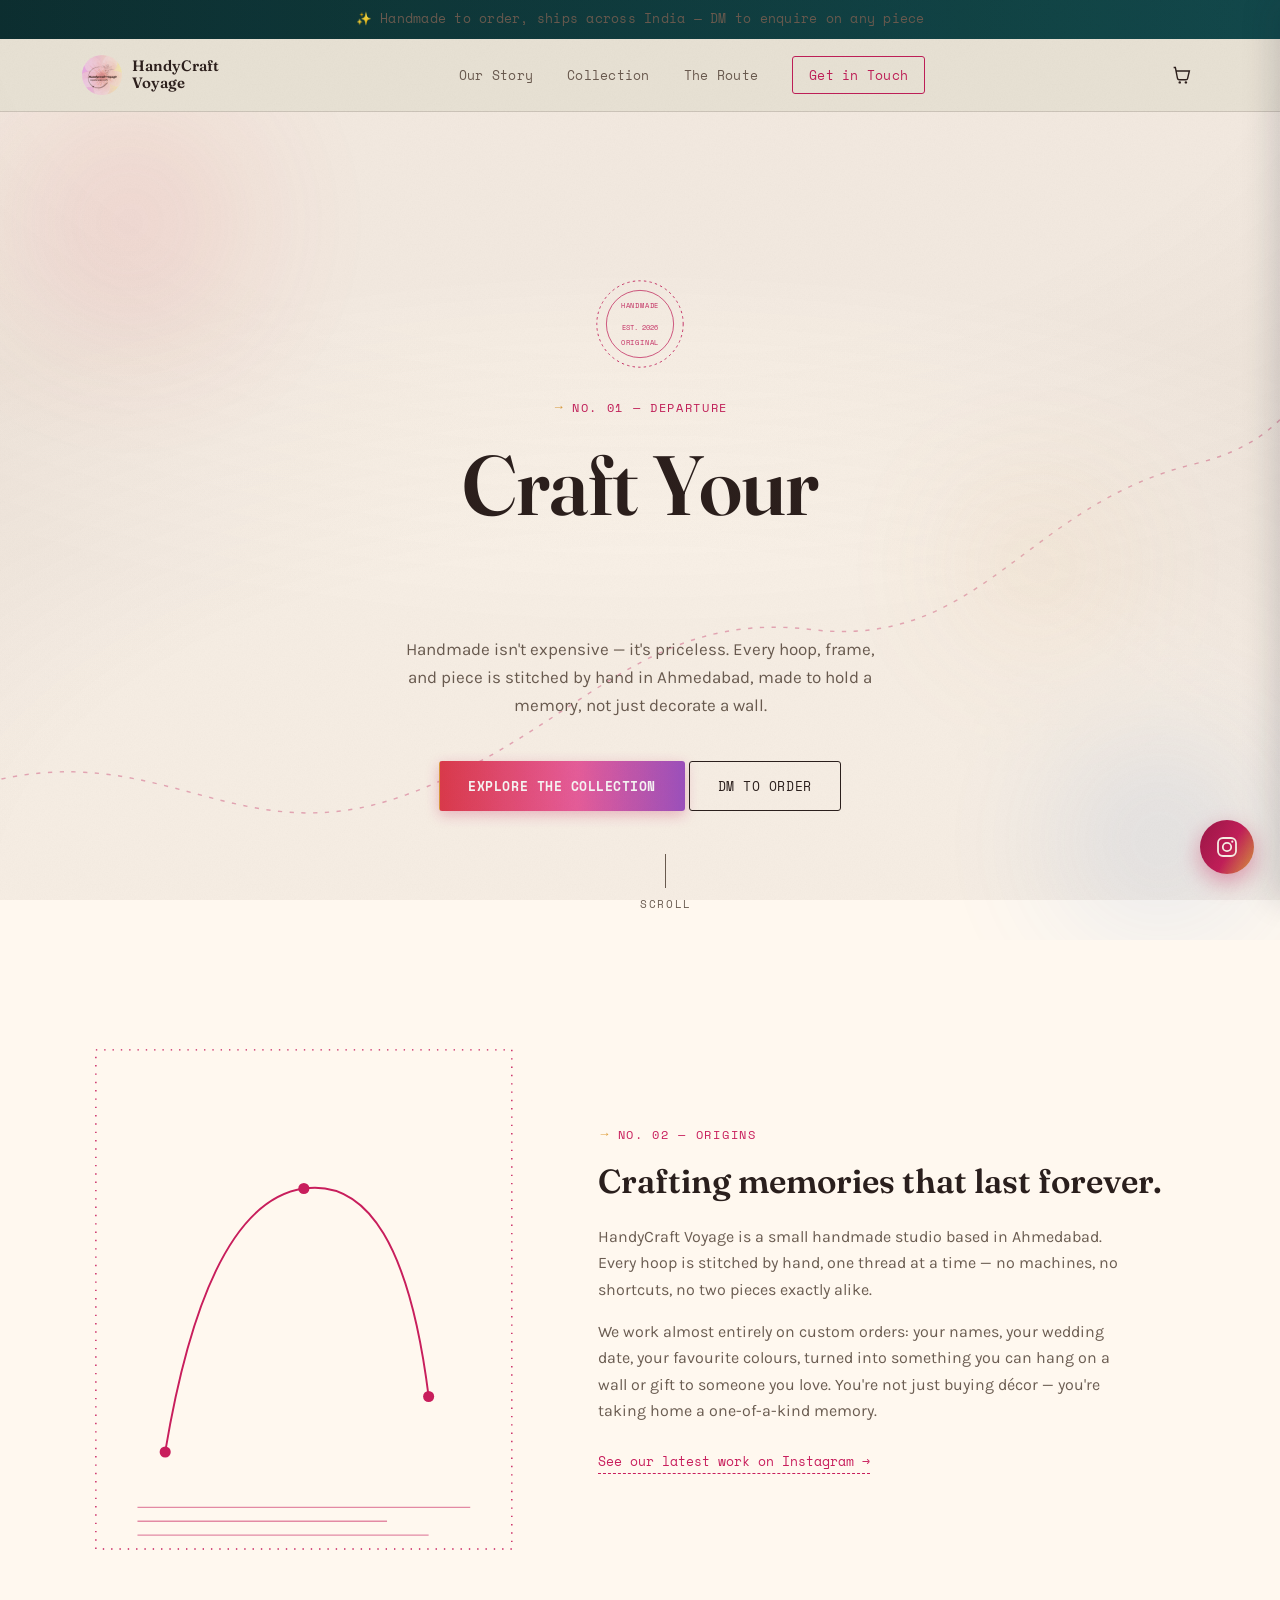
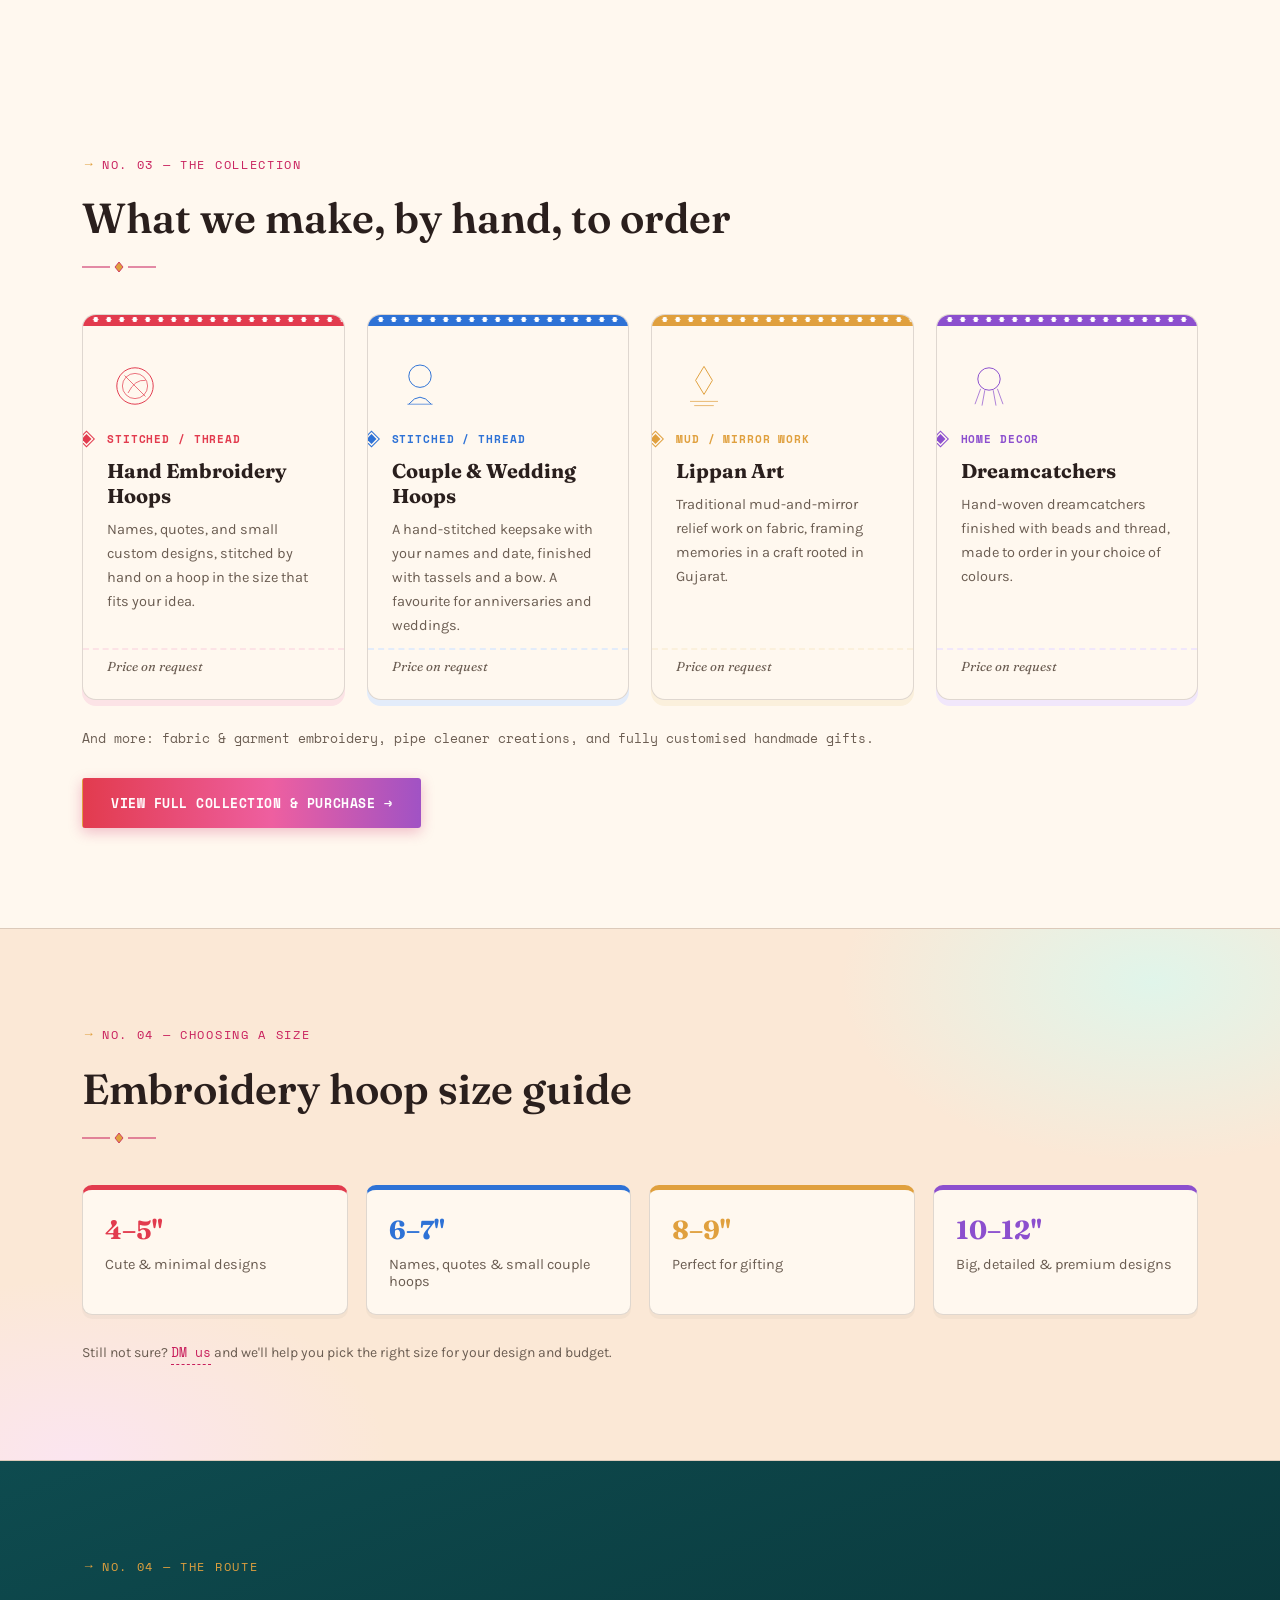
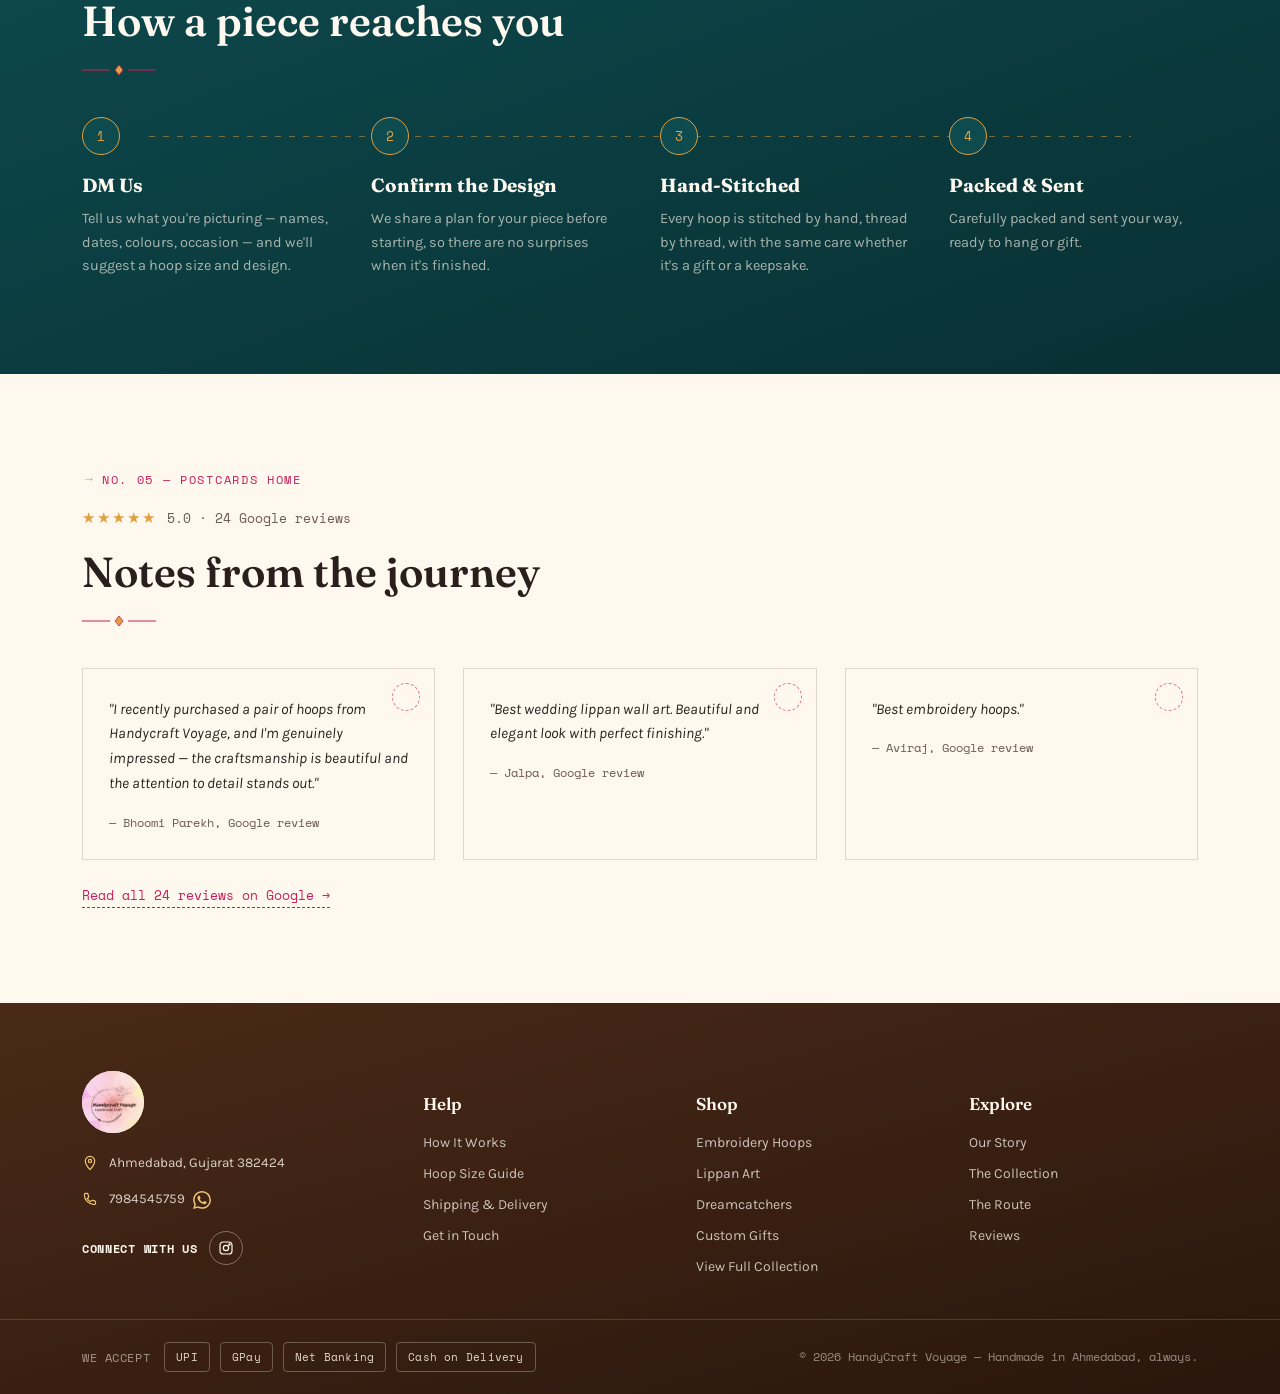
<file: index.html>
﻿<!DOCTYPE html>
<html lang="en">
<head>
<meta charset="UTF-8">
<meta name="viewport" content="width=device-width, initial-scale=1.0">
<title>HandyCraft Voyage — Craft Your Journey</title>
<meta name="description" content="Handmade crafts sourced from artisan hands around the world. Explore woven, carved, stitched, and shaped pieces at HandyCraft Voyage.">
<link rel="preconnect" href="https://fonts.googleapis.com">
<link rel="preconnect" href="https://fonts.gstatic.com" crossorigin>
<link href="https://fonts.googleapis.com/css2?family=Fraunces:opsz,wght@9..144,400;9..144,500;9..144,600;9..144,700&family=Karla:wght@400;500;600;700&family=Space+Mono:wght@400;700&display=swap" rel="stylesheet">
<link rel="stylesheet" href="style.css">
<link rel="icon" type="image/png" sizes="64x64" href="images/favicon-64.png">
<link rel="icon" type="image/png" sizes="32x32" href="images/favicon-32.png">
<link rel="apple-touch-icon" href="images/favicon-64.png">
</head>
<body>

<!-- ===== SCROLL PROGRESS ===== -->
<div class="scroll-progress" id="scrollProgress"></div>

<!-- ===== ANNOUNCEMENT BAR ===== -->
<div class="announce-bar">
  <p>✨ Handmade to order, ships across India — DM to enquire on any piece</p>
</div>

<!-- ===== NAV ===== -->
<header class="nav" id="nav">
  <div class="nav-inner">
    <a href="#top" class="nav-brand">
      <span class="brand-mark" aria-hidden="true">
        <img src="images/logo.png" alt="" width="40" height="40" loading="eager">
      </span>
      <span class="brand-text">HandyCraft<br>Voyage</span>
    </a>
    <nav class="nav-links">
      <a href="#story">Our Story</a>
      <a href="collection">Collection</a>
      <a href="#route">The Route</a>
      <a href="https://www.instagram.com/handycraft_voyage" target="_blank" rel="noopener" class="nav-cta">Get in Touch</a>
    </nav>
    <div class="nav-right">
      <button class="cart-toggle" id="cartToggle" aria-label="Open cart">
        <svg viewBox="0 0 24 24" width="21" height="21" fill="none" stroke="currentColor" stroke-width="1.6">
          <path d="M3 4h2l2.4 12.4a2 2 0 0 0 2 1.6h7.6a2 2 0 0 0 2-1.6L21 8H6"/>
          <circle cx="10" cy="21" r="1.4" fill="currentColor" stroke="none"/>
          <circle cx="17" cy="21" r="1.4" fill="currentColor" stroke="none"/>
        </svg>
        <span class="cart-count" id="cartCount">0</span>
      </button>
      <button class="nav-toggle" id="navToggle" aria-label="Toggle menu" aria-expanded="false">
        <span></span><span></span><span></span>
      </button>
    </div>
  </div>
</header>

<main id="top">

  <!-- ===== HERO ===== -->
  <section class="hero">
    <div class="hero-bg" aria-hidden="true">
      <span class="hero-blob hero-blob-1"></span>
      <span class="hero-blob hero-blob-2"></span>
      <span class="hero-blob hero-blob-3"></span>
      <svg class="hero-lines" viewBox="0 0 1200 800" preserveAspectRatio="none">
        <path class="route-path" d="M-20,650 C150,600 220,720 380,660 C540,600 600,480 760,500 C920,520 960,380 1120,340 C1220,315 1230,250 1260,180" />
      </svg>
    </div>

    <div class="hero-inner">
      <div class="stamp stamp-float" aria-hidden="true">
        <svg viewBox="0 0 120 120" width="96" height="96">
          <circle cx="60" cy="60" r="54" fill="none" stroke="currentColor" stroke-width="1.2" stroke-dasharray="3 4"/>
          <circle cx="60" cy="60" r="42" fill="none" stroke="currentColor" stroke-width="1"/>
          <text x="60" y="40" text-anchor="middle" class="stamp-text-curve">HANDMADE</text>
          <text x="60" y="68" text-anchor="middle" class="stamp-year">EST. 2026</text>
          <text x="60" y="86" text-anchor="middle" class="stamp-text-curve">ORIGINAL</text>
        </svg>
      </div>

      <p class="eyebrow reveal-word" style="--d:0">No. 01 — Departure</p>
      <h1 class="hero-title">
        <span class="reveal-word" style="--d:1">Craft</span>
        <span class="reveal-word" style="--d:2">Your</span><br>
        <em class="reveal-word" style="--d:3">Journey</em>
      </h1>
      <p class="hero-sub reveal-word" style="--d:4">Handmade isn't expensive — it's priceless. Every hoop, frame, and piece is stitched by hand in Ahmedabad, made to hold a memory, not just decorate a wall.</p>
      <div class="hero-actions reveal-word" style="--d:5">
        <a href="#collection" class="btn btn-primary">Explore the Collection</a>
        <a href="https://www.instagram.com/handycraft_voyage" target="_blank" rel="noopener" class="btn btn-ghost">DM to Order</a>
      </div>
    </div>
    <div class="hero-scroll" aria-hidden="true">
      <span></span> scroll
    </div>
  </section>

  <!-- ===== STORY ===== -->
  <section class="story" id="story">
    <div class="section-inner story-grid">
      <div class="story-visual" aria-hidden="true">
        <svg viewBox="0 0 320 380" width="100%">
          <rect x="10" y="10" width="300" height="360" fill="none" stroke="currentColor" stroke-width="1" stroke-dasharray="1 5"/>
          <path d="M60 300 Q 90 120 160 110 Q 230 100 250 260" fill="none" stroke="currentColor" stroke-width="1.4"/>
          <circle cx="60" cy="300" r="4" fill="currentColor"/>
          <circle cx="160" cy="110" r="4" fill="currentColor"/>
          <circle cx="250" cy="260" r="4" fill="currentColor"/>
          <path d="M40 340 h240 M40 350 h180 M40 360 h210" stroke="currentColor" stroke-width="1" opacity="0.5"/>
        </svg>
      </div>
      <div class="story-copy">
        <p class="eyebrow">No. 02 — Origins</p>
        <h2>Crafting memories that last forever.</h2>
        <p>HandyCraft Voyage is a small handmade studio based in Ahmedabad. Every hoop is stitched by hand, one thread at a time — no machines, no shortcuts, no two pieces exactly alike.</p>
        <p>We work almost entirely on custom orders: your names, your wedding date, your favourite colours, turned into something you can hang on a wall or gift to someone you love. You're not just buying décor — you're taking home a one-of-a-kind memory.</p>
        <a href="https://www.instagram.com/handycraft_voyage" target="_blank" rel="noopener" class="text-link">See our latest work on Instagram →</a>
      </div>
    </div>
  </section>

  <!-- ===== COLLECTION ===== -->
  <section class="collection" id="collection">
    <div class="section-inner">
      <p class="eyebrow">No. 03 — The Collection</p>
      <h2 class="section-title">What we make, by hand, to order</h2>

      <div class="craft-grid">

        <article class="craft-card">
          <div class="craft-icon" aria-hidden="true">
            <svg viewBox="0 0 80 80" width="56" height="56">
              <circle cx="40" cy="40" r="26" fill="none" stroke="currentColor" stroke-width="1.4"/>
              <circle cx="40" cy="40" r="18" fill="none" stroke="currentColor" stroke-width="1"/>
              <path d="M25 25 L55 55 M30 50 Q40 30 55 32" stroke="currentColor" stroke-width="1" fill="none"/>
            </svg>
          </div>
          <p class="craft-tag">Stitched / Thread</p>
          <h3>Hand Embroidery Hoops</h3>
          <p>Names, quotes, and small custom designs, stitched by hand on a hoop in the size that fits your idea.</p>
          <p class="craft-price">Price on request</p>
        </article>

        <article class="craft-card">
          <div class="craft-icon" aria-hidden="true">
            <svg viewBox="0 0 80 80" width="56" height="56">
              <circle cx="40" cy="26" r="16" fill="none" stroke="currentColor" stroke-width="1.4"/>
              <path d="M24 66 Q40 46 56 66" fill="none" stroke="currentColor" stroke-width="1.4"/>
              <path d="M22 66 h36" stroke="currentColor" stroke-width="1"/>
            </svg>
          </div>
          <p class="craft-tag">Stitched / Thread</p>
          <h3>Couple &amp; Wedding Hoops</h3>
          <p>A hand-stitched keepsake with your names and date, finished with tassels and a bow. A favourite for anniversaries and weddings.</p>
          <p class="craft-price">Price on request</p>
        </article>

        <article class="craft-card">
          <div class="craft-icon" aria-hidden="true">
            <svg viewBox="0 0 80 80" width="56" height="56">
              <path d="M40 12 L52 32 L40 52 L28 32 Z" fill="none" stroke="currentColor" stroke-width="1.4"/>
              <path d="M20 62 h40 M26 68 h28" stroke="currentColor" stroke-width="1"/>
            </svg>
          </div>
          <p class="craft-tag">Mud / Mirror Work</p>
          <h3>Lippan Art</h3>
          <p>Traditional mud-and-mirror relief work on fabric, framing memories in a craft rooted in Gujarat.</p>
          <p class="craft-price">Price on request</p>
        </article>

        <article class="craft-card">
          <div class="craft-icon" aria-hidden="true">
            <svg viewBox="0 0 80 80" width="56" height="56">
              <circle cx="40" cy="30" r="16" fill="none" stroke="currentColor" stroke-width="1.4"/>
              <path d="M28 44 L20 66 M34 46 L30 68 M46 46 L50 68 M52 44 L60 66" stroke="currentColor" stroke-width="1"/>
            </svg>
          </div>
          <p class="craft-tag">Home Decor</p>
          <h3>Dreamcatchers</h3>
          <p>Hand-woven dreamcatchers finished with beads and thread, made to order in your choice of colours.</p>
          <p class="craft-price">Price on request</p>
        </article>

      </div>

      <p class="craft-note">And more: fabric &amp; garment embroidery, pipe cleaner creations, and fully customised handmade gifts.</p>
      <a href="collection" class="btn btn-primary" style="margin-top:28px; display:inline-block;">View Full Collection &amp; Purchase →</a>
    </div>
  </section>

  <!-- ===== HOOP SIZE GUIDE ===== -->
  <section class="hoopguide">
    <div class="section-inner">
      <p class="eyebrow">No. 04 — Choosing a Size</p>
      <h2 class="section-title">Embroidery hoop size guide</h2>
      <div class="hoop-grid">
        <div class="hoop-item"><span>4–5"</span>Cute &amp; minimal designs</div>
        <div class="hoop-item"><span>6–7"</span>Names, quotes &amp; small couple hoops</div>
        <div class="hoop-item"><span>8–9"</span>Perfect for gifting</div>
        <div class="hoop-item"><span>10–12"</span>Big, detailed &amp; premium designs</div>
      </div>
      <p class="hoop-note">Still not sure? <a href="https://www.instagram.com/handycraft_voyage" target="_blank" rel="noopener" class="text-link">DM us</a> and we'll help you pick the right size for your design and budget.</p>
    </div>
  </section>

  <!-- ===== ROUTE / PROCESS ===== -->
  <section class="route" id="route">
    <div class="section-inner">
      <p class="eyebrow eyebrow-light">No. 04 — The Route</p>
      <h2 class="section-title section-title-light">How a piece reaches you</h2>

      <div class="route-steps">
        <div class="route-step">
          <span class="route-dot">1</span>
          <h3>DM Us</h3>
          <p>Tell us what you're picturing — names, dates, colours, occasion — and we'll suggest a hoop size and design.</p>
        </div>
        <div class="route-step">
          <span class="route-dot">2</span>
          <h3>Confirm the Design</h3>
          <p>We share a plan for your piece before starting, so there are no surprises when it's finished.</p>
        </div>
        <div class="route-step">
          <span class="route-dot">3</span>
          <h3>Hand-Stitched</h3>
          <p>Every hoop is stitched by hand, thread by thread, with the same care whether it's a gift or a keepsake.</p>
        </div>
        <div class="route-step">
          <span class="route-dot">4</span>
          <h3>Packed &amp; Sent</h3>
          <p>Carefully packed and sent your way, ready to hang or gift.</p>
        </div>
      </div>
    </div>
  </section>

  <!-- ===== TESTIMONIALS ===== -->
  <section class="postcards" id="reviews">
    <div class="section-inner">
      <p class="eyebrow">No. 05 — Postcards Home</p>
      <div class="rating-badge">
        <span class="rating-stars">★★★★★</span>
        <span class="rating-text">5.0 · 24 Google reviews</span>
      </div>
      <h2 class="section-title">Notes from the journey</h2>

      <div class="postcard-grid">
        <blockquote class="postcard">
          <p>"I recently purchased a pair of hoops from Handycraft Voyage, and I'm genuinely impressed — the craftsmanship is beautiful and the attention to detail stands out."</p>
          <cite>— Bhoomi Parekh, Google review</cite>
        </blockquote>
        <blockquote class="postcard">
          <p>"Best wedding lippan wall art. Beautiful and elegant look with perfect finishing."</p>
          <cite>— Jalpa, Google review</cite>
        </blockquote>
        <blockquote class="postcard">
          <p>"Best embroidery hoops."</p>
          <cite>— Aviraj, Google review</cite>
        </blockquote>
      </div>
      <p class="hoop-note" style="margin-top:24px;"><a href="https://share.google/1pCXtJ0AYOsGNOLu8" target="_blank" rel="noopener" class="text-link">Read all 24 reviews on Google →</a></p>
    </div>
  </section>


</main>

<!-- ===== FOOTER ===== -->
<footer class="footer-mega">
  <div class="footer-top">
    <div class="footer-brand-col">
      <span class="footer-logo-circle" aria-hidden="true">
        <img src="images/logo.png" alt="" width="62" height="62">
      </span>
      <div class="footer-info-row">
        <svg viewBox="0 0 24 24" width="16" height="16" fill="none" stroke="currentColor" stroke-width="1.8"><path d="M12 22s7-7.4 7-13a7 7 0 1 0-14 0c0 5.6 7 13 7 13Z"/><circle cx="12" cy="9" r="2.4"/></svg>
        <span>Ahmedabad, Gujarat 382424</span>
      </div>
      <div class="footer-info-row">
        <svg viewBox="0 0 24 24" width="16" height="16" fill="none" stroke="currentColor" stroke-width="1.8"><path d="M3.5 5.5c0-1 .8-1.8 1.8-1.8h2.1c.8 0 1.5.5 1.7 1.3l.9 3a1.8 1.8 0 0 1-.5 1.8L8 11.3a13 13 0 0 0 4.7 4.7l1.5-1.5a1.8 1.8 0 0 1 1.8-.5l3 .9c.8.2 1.3.9 1.3 1.7v2.1c0 1-.8 1.8-1.8 1.8C10.5 20.5 3.5 13.5 3.5 5.5Z"/></svg>
        <span style="display:flex; align-items:center; gap: 8px;">
          7984545759
          <a href="https://whatsapp.com/channel/0029VbDVeMsDZ4LX9JRpTi0w" target="_blank" rel="noopener" style="color: #25D366; display:flex; align-items:center; transition: opacity 0.2s;" aria-label="Join our WhatsApp Channel">
            <svg viewBox="0 0 24 24" width="18" height="18" fill="currentColor">
              <path d="M17.472 14.382c-.297-.149-1.758-.867-2.03-.967-.273-.099-.471-.148-.67.15-.197.297-.767.966-.94 1.164-.173.199-.347.223-.644.075-.297-.15-1.255-.463-2.39-1.475-.883-.788-1.48-1.761-1.653-2.059-.173-.297-.018-.458.13-.606.134-.133.298-.347.446-.52.149-.174.198-.298.298-.497.099-.198.05-.371-.025-.52-.075-.149-.669-1.612-.916-2.207-.242-.579-.487-.5-.669-.51a5.8 5.8 0 00-.57-.01c-.198 0-.52.074-.792.372-.272.297-1.04 1.016-1.04 2.479 0 1.462 1.065 2.875 1.213 3.074.149.198 2.096 3.2 5.077 4.487.709.306 1.262.489 1.694.625.712.227 1.36.195 1.871.118.571-.085 1.758-.719 2.006-1.413.248-.694.248-1.289.173-1.413-.074-.124-.272-.198-.57-.347m-5.421 7.403h-.004a9.87 9.87 0 01-5.031-1.378l-.361-.214-3.741.982.998-3.648-.235-.374a9.86 9.86 0 01-1.51-5.26c.001-5.45 4.436-9.884 9.888-9.884 2.64 0 5.122 1.03 6.988 2.898a9.825 9.825 0 012.893 6.994c-.003 5.45-4.437 9.884-9.885 9.884m8.413-18.297A11.815 11.815 0 0012.05 0C5.495 0 .16 5.335.157 11.892c0 2.096.547 4.142 1.588 5.945L.057 24l6.305-1.654a11.882 11.882 0 005.683 1.448h.005c6.554 0 11.89-5.335 11.893-11.893a11.821 11.821 0 00-3.48-8.413z"/>
            </svg>
          </a>
        </span>
      </div>
      <div class="footer-connect">
        <span>Connect with us</span>
        <a href="https://www.instagram.com/handycraft_voyage" target="_blank" rel="noopener" class="footer-social-btn" aria-label="HandyCraft Voyage on Instagram">
          <svg viewBox="0 0 24 24" width="16" height="16" fill="none" stroke="currentColor" stroke-width="1.8"><rect x="3" y="3" width="18" height="18" rx="5"/><circle cx="12" cy="12" r="4"/><circle cx="17.2" cy="6.8" r="1"/></svg>
        </a>
      </div>
    </div>

    <div class="footer-col">
      <h4>Help</h4>
      <ul>
        <li><a href="/#route">How It Works</a></li>
        <li><a href="/#route">Hoop Size Guide</a></li>
        <li><a href="/#route">Shipping &amp; Delivery</a></li>
        <li><a href="https://www.instagram.com/handycraft_voyage" target="_blank" rel="noopener">Get in Touch</a></li>
      </ul>
    </div>

    <div class="footer-col">
      <h4>Shop</h4>
      <ul>
        <li><a href="collection">Embroidery Hoops</a></li>
        <li><a href="collection">Lippan Art</a></li>
        <li><a href="collection">Dreamcatchers</a></li>
        <li><a href="collection">Custom Gifts</a></li>
        <li><a href="collection">View Full Collection</a></li>
      </ul>
    </div>

    <div class="footer-col">
      <h4>Explore</h4>
      <ul>
        <li><a href="/#story">Our Story</a></li>
        <li><a href="/#collection">The Collection</a></li>
        <li><a href="/#route">The Route</a></li>
        <li><a href="/#reviews">Reviews</a></li>
      </ul>
    </div>
  </div>

  <div class="footer-bottom">
    <div class="footer-bottom-inner">
      <div class="payment-row">
        <span class="label">We accept</span>
        <span class="payment-badge">UPI</span>
        <span class="payment-badge">GPay</span>
        <span class="payment-badge">Net Banking</span>
        <span class="payment-badge">Cash on Delivery</span>
      </div>
      <p class="footer-tagline">&copy; 2026 HandyCraft Voyage &mdash; Handmade in Ahmedabad, always.</p>
    </div>
  </div>
</footer>

<!-- ===== FLOATING CONTACT BUTTON ===== -->
<a href="https://www.instagram.com/handycraft_voyage" target="_blank" rel="noopener" class="float-contact" aria-label="DM us on Instagram">
  <svg viewBox="0 0 24 24" width="24" height="24" fill="none" stroke="currentColor" stroke-width="1.8"><rect x="3" y="3" width="18" height="18" rx="5"/><circle cx="12" cy="12" r="4.2"/><circle cx="17.3" cy="6.7" r="1.1" fill="currentColor" stroke="none"/></svg>
</a>

<!-- ===== BACK TO TOP ===== -->
<button class="back-to-top" id="backToTop" aria-label="Back to top">
  <svg viewBox="0 0 24 24" width="18" height="18" fill="none" stroke="currentColor" stroke-width="2">
    <path d="M12 19V5 M5 12l7-7 7 7"/>
  </svg>
</button>

<!-- ===== CART DRAWER ===== -->
<div class="cart-overlay" id="cartOverlay"></div>
<aside class="cart-drawer" id="cartDrawer" aria-hidden="true">
  <div class="cart-drawer-head">
    <h3>Your Bag</h3>
    <button class="cart-close" id="cartClose" aria-label="Close cart">&times;</button>
  </div>
  <div class="cart-drawer-body" id="cartItems">
    <p class="cart-empty">Your bag is empty. Browse the <a href="collection">collection</a> to add pieces you like.</p>
  </div>
  <div class="cart-drawer-foot">
    <button class="btn btn-primary cart-checkout" id="cartCheckout">Checkout via Instagram DM</button>
    <p class="cart-foot-note">We'll confirm design, size &amp; price with you over DM before making anything.</p>
  </div>
</aside>

<script src="script.js"></script>
</body>
</html>
</file>
<file: style.css>
﻿/* ============ TOKENS ============ */
:root{
  --indigo: #0E4B4F;
  --indigo-deep: #082F32;
  --linen: #FFF8EF;
  --linen-warm: #FBE8D6;
  --rust: #C81E5C;
  --rust-deep: #9E1548;
  --gold: #E0A03E;
  --gold-soft: #F0C475;
  --ink: #2A1F1D;
  --ink-soft: #6B5D52;
  --line: rgba(42,31,29,0.15);
  --line-light: rgba(255,248,239,0.28);

  --grad-thread: linear-gradient(120deg, var(--rust) 0%, var(--gold) 100%);
  --grad-thread-deep: linear-gradient(120deg, var(--rust-deep) 0%, var(--rust) 55%, var(--gold) 100%);

  --coffee: #4A2A18;
  --coffee-deep: #2A160D;

  --font-display: "Fraunces", serif;
  --font-body: "Karla", sans-serif;
  --font-mono: "Space Mono", monospace;

  --container: 1180px;

  /* ---- Embroidery thread palette ----
     Pulled straight from the hoops themselves: rose-red floss, hot-pink
     ribbon, cobalt evil-eye, leaf green, marigold thread, plum accents.
     Used to color-cycle product cards so the shop reads like a thread box,
     not a spec sheet. */
  --t-red:    #E23B4E;  --t-red-tint:    #FCE3E6;
  --t-pink:   #EE5FA0;  --t-pink-tint:   #FBE5F0;
  --t-blue:   #2E72D6;  --t-blue-tint:   #E3ECFA;
  --t-green:  #1F9E67;  --t-green-tint:  #E0F5EA;
  --t-gold:   #E0A03E;  --t-gold-tint:   #FBF0DC;
  --t-plum:   #8C4FCE;  --t-plum-tint:   #F1E7FB;

  --grad-rainbow: linear-gradient(90deg,
    var(--t-red) 0%, var(--t-pink) 20%, var(--t-plum) 40%,
    var(--t-blue) 60%, var(--t-green) 80%, var(--t-gold) 100%);
}

*{ box-sizing: border-box; }
html{ scroll-behavior: smooth; }
body{
  margin:0;
  font-family: var(--font-body);
  color: var(--ink);
  background: var(--linen);
  -webkit-font-smoothing: antialiased;
}
h1,h2,h3{ font-family: var(--font-display); margin:0; color: var(--ink); }
p{ margin:0; line-height:1.65; color: var(--ink-soft); }
a{ color: inherit; text-decoration: none; }
ul{ margin:0; padding:0; list-style:none; }
img,svg{ display:block; max-width:100%; }

@media (prefers-reduced-motion: reduce){
  *{ animation-duration:0.001ms !important; transition-duration:0.001ms !important; scroll-behavior:auto !important; }
}

:focus-visible{
  outline: 2px solid var(--rust);
  outline-offset: 3px;
}

.section-inner{
  max-width: var(--container);
  margin: 0 auto;
  padding: 96px 32px;
}

.eyebrow{
  font-family: var(--font-mono);
  font-size: 12px;
  letter-spacing: 0.14em;
  text-transform: uppercase;
  color: var(--rust);
  margin: 0 0 18px;
}
.eyebrow-light{ color: var(--gold); }

.section-title{
  font-size: clamp(28px, 3.4vw, 42px);
  font-weight: 600;
  margin-bottom: 40px;
  max-width: 720px;
}
.section-title-light{ color: var(--linen); }

.btn{
  display:inline-block;
  padding: 14px 28px;
  font-family: var(--font-mono);
  font-size: 13px;
  letter-spacing: 0.04em;
  text-transform: uppercase;
  border-radius: 3px;
  border: 1px solid transparent;
  cursor:pointer;
  transition: transform .22s cubic-bezier(.22,1,.36,1), box-shadow .22s ease, color .18s ease, border-color .18s ease;
}
.btn-primary{
  background: var(--grad-rainbow);
  background-size: 280% 100%;
  background-position: 0% 0%;
  color: #fff;
  font-weight: 700;
  box-shadow: 0 4px 14px rgba(200,30,92,0.28);
  transition: transform .22s cubic-bezier(.22,1,.36,1), box-shadow .22s ease, background-position .5s ease;
}
.btn-primary:hover{
  transform: translateY(-2px);
  background-position: 100% 0%;
  box-shadow: 0 10px 26px rgba(140,79,206,0.35);
}
.btn-primary.added{ background-position: 100% 0%; }

/* ---- Pearl-trim strip -----------------------------------------------
   Signature motif borrowed straight off the hoops: the little bead trim
   glued around every embroidery hoop's rim. Reused as a colorful top
   border on every product card, badge and section divider. */
.pearl-trim{
  height: 13px;
  background-color: var(--accent, var(--rust));
  background-image: radial-gradient(circle at 7px 6.5px, #fff 0 3px, transparent 3.3px);
  background-size: 16px 16px;
  background-repeat: repeat-x;
  background-position: center;
}

/* Full-width rainbow bead divider used between page sections */
.pearl-divider{
  display:flex; align-items:center; justify-content:center; gap: 26px;
  padding: 22px 0;
  background: var(--linen);
}
.pearl-divider-dot{
  width: 11px; height:11px; border-radius:50%;
  background: var(--accent);
  box-shadow: 0 2px 5px rgba(0,0,0,0.15);
}
.btn-ghost{
  border-color: var(--ink);
  color: var(--ink);
  background: transparent;
}
.btn-ghost:hover{
  transform: translateY(-2px);
  background: var(--indigo);
  border-color: var(--indigo);
  color: var(--linen);
  box-shadow: 0 10px 26px rgba(14,75,79,0.3);
}

.text-link{
  font-family: var(--font-mono);
  font-size: 13px;
  color: var(--rust);
  border-bottom: 1px dashed var(--rust);
  padding-bottom: 2px;
}

/* ============ SHOP PAGE ============ */
.shop-header{
  position: relative;
  padding-top: 40px;
  text-align:center;
  background:
    radial-gradient(ellipse 640px 320px at 50% -10%, var(--t-pink-tint) 0%, transparent 60%),
    var(--linen);
}
.shop-title{
  background: var(--grad-rainbow);
  -webkit-background-clip: text;
  background-clip: text;
  color: transparent;
}
.shop-header .eyebrow{ justify-content:center; display:flex; }
.shop-title{
  font-size: clamp(34px, 5vw, 54px);
  font-weight: 600;
  max-width: 700px;
  margin: 0 auto 18px;
}
.shop-sub{
  max-width: 560px;
  margin: 0 auto;
  font-size: 15.5px;
}
.shop-header .section-inner{ padding-bottom: 48px; }

/* ============ HOOP PHOTO GALLERY ============
   Product photography cards. Named .hoop-shop-* (not .hoop-item) so this
   never collides with the unrelated "Hoop Size Guide" grid on index.html,
   which legitimately owns the .hoop-item class already. */
.hoop-gallery-section{
  position: relative;
  overflow: hidden;
  background: var(--linen-warm);
  padding-top: 8px;
}
.hoop-gallery-section::before{
  content:"";
  position:absolute; inset:0;
  background:
    radial-gradient(ellipse 520px 300px at 92% 8%, var(--t-pink-tint) 0%, transparent 62%),
    radial-gradient(ellipse 520px 300px at 4% 96%, var(--t-green-tint) 0%, transparent 62%);
  pointer-events:none;
}
.hoop-gallery-section .section-inner{ position:relative; }
.hoop-gallery-section .section-title{ margin-bottom: 26px; }

.hoop-shop-grid{
  display:grid;
  grid-template-columns: repeat(4, 1fr);
  gap: 26px;
}
/* Six-color thread cycle, offset from the category grid's cycle so two
   grids on the same page never look like they're copy-pasted. */
.hoop-shop-card{ --accent: var(--t-blue); --accent-tint: var(--t-blue-tint); }
.hoop-shop-card:nth-of-type(6n+2){ --accent: var(--t-gold); --accent-tint: var(--t-gold-tint); }
.hoop-shop-card:nth-of-type(6n+3){ --accent: var(--t-pink); --accent-tint: var(--t-pink-tint); }
.hoop-shop-card:nth-of-type(6n+4){ --accent: var(--t-plum); --accent-tint: var(--t-plum-tint); }
.hoop-shop-card:nth-of-type(6n+5){ --accent: var(--t-red); --accent-tint: var(--t-red-tint); }
.hoop-shop-card:nth-of-type(6n+6){ --accent: var(--t-green); --accent-tint: var(--t-green-tint); }

.hoop-shop-card{
  display:flex; flex-direction:column;
  background: var(--linen);
  border: 1px solid var(--line);
  border-radius: 16px;
  overflow: hidden;
  box-shadow: 0 6px 0 var(--accent-tint);
  transition: transform .22s cubic-bezier(.22,1,.36,1), box-shadow .22s ease, border-color .22s ease;
}
.hoop-shop-card:hover{
  transform: translateY(-6px) rotate(-0.4deg);
  box-shadow: 0 22px 36px -14px color-mix(in srgb, var(--accent) 50%, transparent), 0 6px 0 var(--accent);
  border-color: var(--accent);
}
.hoop-photo{
  position: relative;
  aspect-ratio: 1 / 1;
  overflow: hidden;
}
.hoop-photo img{
  width:100%; height:100%;
  object-fit: cover;
  display:block;
  transition: transform .45s ease;
}
.hoop-shop-card:hover .hoop-photo img{ transform: scale(1.07); }
.hoop-photo .badge-tag{ position:absolute; top:13px; left:13px; }
.hoop-info{
  padding: 0 16px 18px;
  display:flex; flex-direction:column; gap:8px;
  flex-grow:1;
}
.hoop-info h3{ font-size: 16.5px; font-weight:700; line-height:1.3; margin-top:14px; }
.hoop-info .craft-tag{ color: var(--accent); font-weight:700; }
.hoop-info .shop-card-footer{ margin-top:auto; border-top-color: var(--accent-tint); }
.hoop-info .btn-add-cart{
  background: var(--accent);
  background-image: none;
  box-shadow: 0 4px 0 color-mix(in srgb, var(--accent) 65%, black);
}
.hoop-info .btn-add-cart:hover{ transform: translateY(-2px); box-shadow: 0 6px 0 color-mix(in srgb, var(--accent) 65%, black); }

@media (max-width: 1000px){
  .hoop-shop-grid{ grid-template-columns: repeat(3, 1fr); }
}
@media (max-width: 700px){
  .hoop-shop-grid{ grid-template-columns: repeat(2, 1fr); }
}
@media (max-width: 420px){
  .hoop-shop-grid{ grid-template-columns: 1fr; }
}

.shop-grid-section{
  background:
    radial-gradient(ellipse 620px 340px at 8% 0%, var(--t-blue-tint) 0%, transparent 60%),
    radial-gradient(ellipse 620px 340px at 96% 100%, var(--t-gold-tint) 0%, transparent 60%),
    var(--linen);
}
.shop-grid{
  display:grid;
  grid-template-columns: repeat(3, 1fr);
  gap: 28px;
}
/* Cycle a thread color across every 6th card so the grid reads like a
   spool rack rather than one repeated template. */
.shop-card{ --accent: var(--t-red); --accent-tint: var(--t-red-tint); }
.shop-card:nth-of-type(6n+2){ --accent: var(--t-blue); --accent-tint: var(--t-blue-tint); }
.shop-card:nth-of-type(6n+3){ --accent: var(--t-gold); --accent-tint: var(--t-gold-tint); }
.shop-card:nth-of-type(6n+4){ --accent: var(--t-green); --accent-tint: var(--t-green-tint); }
.shop-card:nth-of-type(6n+5){ --accent: var(--t-plum); --accent-tint: var(--t-plum-tint); }
.shop-card:nth-of-type(6n+6){ --accent: var(--t-pink); --accent-tint: var(--t-pink-tint); }

.shop-card{
  display:flex; flex-direction:column;
  background: var(--linen-warm);
  border: 1px solid var(--line);
  border-radius: 14px;
  overflow: hidden;
  box-shadow: 0 6px 0 var(--accent-tint);
  transition: transform .2s cubic-bezier(.22,1,.36,1), box-shadow .2s ease, border-color .2s ease;
}
.shop-card:hover{
  transform: translateY(-6px) rotate(-0.3deg);
  box-shadow: 0 20px 34px -12px color-mix(in srgb, var(--accent) 45%, transparent), 0 6px 0 var(--accent);
  border-color: var(--accent);
}
.shop-card-img{
  position: relative;
  color: var(--accent);
  background: var(--accent-tint);
  display:flex; align-items:center; justify-content:center;
  padding: 36px 0 20px;
}
.shop-card-img svg{ filter: drop-shadow(0 2px 0 rgba(0,0,0,0.04)); }
.shop-card-body{
  padding: 20px 22px 24px;
  display:flex; flex-direction:column; gap:8px;
  flex-grow:1;
}
.shop-card-body h3{ font-size: 19px; font-weight:700; }
.shop-card-body > p:not(.craft-tag){ font-size: 14px; flex-grow:1; }
.shop-card-footer{
  display:flex; align-items:center; justify-content:space-between;
  gap: 12px;
  margin-top: 14px;
  padding-top: 14px;
  border-top: 2px dashed var(--accent-tint);
  flex-wrap: wrap;
}
.shop-card .btn-add-cart{
  background: var(--accent);
  background-image: none;
  box-shadow: 0 4px 0 color-mix(in srgb, var(--accent) 65%, black);
}
.shop-card .btn-add-cart:hover{ transform: translateY(-2px); box-shadow: 0 6px 0 color-mix(in srgb, var(--accent) 65%, black); }
.btn-buy{ padding: 10px 18px; font-size: 12px; }
.shop-footnote{
  margin-top: 44px;
  font-family: var(--font-mono);
  font-size: 13px;
  color: var(--ink-soft);
  text-align:center;
}
.active-link{ color: var(--rust) !important; }

@media (max-width: 900px){
  .shop-grid{ grid-template-columns: 1fr 1fr; }
}
@media (max-width: 600px){
  .shop-grid{ grid-template-columns: 1fr; }
  .shop-card-footer{ flex-direction:column; align-items:flex-start; }
}

/* ============ SCROLL PROGRESS ============ */
.scroll-progress{
  position: fixed; top:0; left:0;
  height: 3px;
  width: 0%;
  background: linear-gradient(to right, var(--rust), var(--gold));
  z-index: 200;
  transition: width .1s linear;
}

/* ============ BACK TO TOP ============ */
.back-to-top{
  position: fixed;
  bottom: 26px; left: 26px;
  width: 44px; height:44px;
  border-radius: 50%;
  background: var(--ink);
  color: var(--linen);
  border: none;
  display:flex; align-items:center; justify-content:center;
  cursor:pointer;
  opacity:0; pointer-events:none;
  transform: translateY(12px);
  transition: opacity .3s ease, transform .3s ease, background .2s ease;
  z-index: 80;
}
.back-to-top.visible{ opacity:1; pointer-events:auto; transform: translateY(0); }
.back-to-top:hover{ background: var(--rust); }

/* ============ NAV SCROLLED STATE ============ */
.nav{ transition: box-shadow .25s ease, padding .25s ease; }
.nav.scrolled{ box-shadow: 0 4px 20px rgba(42,36,29,0.08); }

/* ============ NAV LINK UNDERLINE ============ */
.nav-links a:not(.nav-cta){ position:relative; }
.nav-links a:not(.nav-cta)::after{
  content:"";
  position:absolute; left:0; bottom:-4px;
  width:0; height:1px;
  background: var(--rust);
  transition: width .25s ease;
}
.nav-links a:not(.nav-cta):hover::after{ width:100%; }

/* ============ HERO ENTRANCE ANIMATION ============ */
@keyframes revealUp{
  from{ opacity:0; transform: translateY(22px); }
  to{ opacity:1; transform: translateY(0); }
}
.reveal-word{
  display: inline-block;
  opacity:0;
  animation: revealUp .7s cubic-bezier(.22,1,.36,1) forwards;
  animation-delay: calc(var(--d, 0) * 0.12s + 0.15s);
}
p.reveal-word, div.reveal-word{ display:block; }

@keyframes floatY{
  0%,100%{ transform: translateY(0); }
  50%{ transform: translateY(-8px); }
}
.stamp-float{ animation: floatY 4.5s ease-in-out infinite; }

/* ============ HOVER MICRO-INTERACTIONS ============ */
.btn{ position: relative; overflow: hidden; transition: transform .22s cubic-bezier(.22,1,.36,1), box-shadow .22s ease, background-position .5s ease, color .18s ease, border-color .18s ease; }
.btn-primary:active, .btn-ghost:active{ transform: scale(0.97); }

.btn-primary::after{
  content:"";
  position:absolute; top:0; left:-60%;
  width:40%; height:100%;
  background: linear-gradient(115deg, transparent, rgba(255,255,255,0.5), transparent);
  transform: skewX(-20deg);
  transition: left .55s ease;
}
.btn-primary:hover::after{ left:130%; }

/* ============ ANIMATED THREAD DIVIDER ============ */
@keyframes threadMarch{ to{ background-position: 28px 0; } }
.route-steps::before{
  animation: threadMarch 1.6s linear infinite;
}
@media (prefers-reduced-motion: reduce){
  .route-steps::before{ animation:none !important; }
}

.craft-icon{ transition: transform .3s ease; }
.craft-card:hover .craft-icon{ transform: scale(1.12) rotate(-4deg); }

.shop-card-img svg{ transition: transform .35s ease; }
.shop-card:hover .shop-card-img svg{ transform: scale(1.1) rotate(3deg); }

.postcard{ transition: transform .25s ease, box-shadow .25s ease; }
.postcard:hover{ transform: translateY(-4px); box-shadow: 0 14px 28px rgba(224,160,62,0.18); border-color: rgba(224,160,62,0.35); }

.route-dot{ transition: transform .3s ease, background .3s ease; }
.route-step:hover .route-dot{
  transform: scale(1.14);
  background: var(--grad-thread);
  border-color: transparent;
  color: var(--linen);
  box-shadow: 0 0 0 6px rgba(224,160,62,0.14);
}

.hoop-item{ transition: transform .25s ease, background .25s ease; }
.hoop-item:hover{ transform: translateY(-3px); background: var(--linen-warm); }

.text-link{ transition: letter-spacing .2s ease; }
.text-link:hover{ letter-spacing: 0.03em; }

/* Cart icon bounce when an item is added */
@keyframes cartBounce{
  0%,100%{ transform: scale(1); }
  30%{ transform: scale(1.28); }
  55%{ transform: scale(0.94); }
}
.cart-toggle.bump{ animation: cartBounce .45s ease; }

/* Add-to-cart / buy button success pulse */
@keyframes pulseOnce{
  0%{ box-shadow: 0 0 0 0 rgba(166,61,43,0.4); }
  100%{ box-shadow: 0 0 0 10px rgba(166,61,43,0); }
}
.btn-add-cart.added{ animation: pulseOnce .6s ease; }

/* ============ SCROLL REVEAL (JS-driven) ============ */
.reveal-on-scroll{
  opacity:0;
  transform: translateY(24px);
  transition: opacity .6s cubic-bezier(.22,1,.36,1), transform .6s cubic-bezier(.22,1,.36,1);
  transition-delay: var(--stagger, 0s);
}
.reveal-on-scroll.in-view{ opacity:1; transform: translateY(0); }

@media (prefers-reduced-motion: reduce){
  .reveal-word{ animation:none !important; opacity:1 !important; }
  .stamp-float{ animation:none !important; }
}

/* ============ ANNOUNCEMENT BAR ============ */
.announce-bar{
  background: linear-gradient(90deg, var(--indigo-deep) 0%, var(--indigo) 100%);
  color: var(--linen);
  text-align:center;
  padding: 9px 16px;
  font-family: var(--font-mono);
  font-size: 12.5px;
  letter-spacing: 0.02em;
}

/* ============ NAV RIGHT / CART ============ */
.nav-right{ display:flex; align-items:center; gap:14px; }
.cart-toggle{
  position:relative;
  background:none; border:none; cursor:pointer;
  color: var(--ink);
  padding: 6px;
  display:flex; align-items:center; justify-content:center;
}
.cart-toggle:hover{ color: var(--rust); }
.cart-count{
  position:absolute; top:-2px; right:-4px;
  background: var(--rust);
  color: var(--linen);
  font-family: var(--font-mono);
  font-size: 10px;
  min-width: 16px; height:16px;
  border-radius: 50%;
  display:flex; align-items:center; justify-content:center;
  padding: 0 2px;
}

/* ============ CART DRAWER ============ */
.cart-overlay{
  position: fixed; inset:0;
  background: rgba(22,30,51,0.45);
  opacity:0; pointer-events:none;
  transition: opacity .25s ease;
  z-index: 90;
}
.cart-overlay.open{ opacity:1; pointer-events:auto; }

.cart-drawer{
  position: fixed; top:0; right:0; bottom:0;
  width: min(380px, 92vw);
  background: var(--linen);
  z-index: 95;
  display:flex; flex-direction:column;
  transform: translateX(100%);
  transition: transform .3s ease;
  box-shadow: -8px 0 30px rgba(22,30,51,0.15);
}
.cart-drawer.open{ transform: translateX(0); }

.cart-drawer-head{
  display:flex; align-items:center; justify-content:space-between;
  padding: 22px 22px 16px;
  border-bottom: 1px solid var(--line);
}
.cart-drawer-head h3{ font-size:19px; font-weight:600; }
.cart-close{
  background:none; border:none; cursor:pointer;
  font-size: 26px; line-height:1;
  color: var(--ink-soft);
}
.cart-close:hover{ color: var(--rust); }

.cart-drawer-body{
  flex-grow:1;
  overflow-y:auto;
  padding: 18px 22px;
}
.cart-empty{ font-size: 14px; color: var(--ink-soft); }
.cart-empty a{ color: var(--rust); border-bottom: 1px dashed var(--rust); }

.cart-item{
  display:flex; align-items:flex-start; justify-content:space-between;
  gap: 10px;
  padding: 14px 0;
  border-bottom: 1px solid var(--line);
}
.cart-item-name{ font-size: 14.5px; font-weight:600; color: var(--ink); }
.cart-item-qty{ font-family: var(--font-mono); font-size: 12px; color: var(--ink-soft); margin-top:4px; }
.cart-item-remove{
  background:none; border:none; cursor:pointer;
  font-size: 20px; color: var(--ink-soft); line-height:1;
  padding: 2px 4px;
}
.cart-item-remove:hover{ color: var(--rust); }

.cart-drawer-foot{
  padding: 18px 22px 24px;
  border-top: 1px solid var(--line);
}
.cart-checkout{ width:100%; text-align:center; border:none; }
.cart-foot-note{
  font-size: 12px;
  color: var(--ink-soft);
  margin-top: 10px;
  text-align:center;
}

/* ============ PRODUCT BADGE ============ */
.badge-tag{
  position: absolute;
  top: 14px; left: 14px;
  background: var(--accent, var(--rust));
  color: #fff;
  font-family: var(--font-mono);
  font-weight: 700;
  font-size: 10px;
  letter-spacing: 0.05em;
  text-transform: uppercase;
  padding: 5px 10px;
  border-radius: 999px;
  box-shadow: 0 3px 8px rgba(0,0,0,0.18);
}
.shop-card-img{ position: relative; }

/* ============ NAV ============ */
.nav{
  position: sticky; top:0; z-index: 50;
  background: rgba(243,238,225,0.92);
  backdrop-filter: blur(6px);
  border-bottom: 1px solid var(--line);
}
.nav-inner{
  max-width: var(--container);
  margin: 0 auto;
  padding: 16px 32px;
  display:flex; align-items:center; justify-content:space-between;
}
.nav-brand{ display:flex; align-items:center; gap:10px; color: var(--ink); }
.brand-mark{ color: var(--rust); flex-shrink:0; }
.brand-mark img, .footer-logo-circle img { border-radius: 50%; object-fit: cover; }
.brand-text{
  font-family: var(--font-display);
  font-weight:600;
  font-size: 15px;
  line-height:1.1;
}
.brand-text.small{ font-size:16px; }

.nav-links{ display:flex; align-items:center; gap:34px; }
.nav-links a{
  font-family: var(--font-mono);
  font-size: 13px;
  letter-spacing:0.02em;
  color: var(--ink-soft);
}
.nav-links a:hover{ color: var(--rust); }
.nav-cta{
  border: 1px solid var(--rust);
  padding: 8px 16px;
  border-radius: 3px;
  color: var(--rust) !important;
  transition: background .25s ease, color .25s ease, box-shadow .25s ease, transform .2s ease;
}
.nav-cta:hover{
  background: var(--grad-thread);
  border-color: transparent;
  color: var(--linen) !important;
  box-shadow: 0 6px 16px rgba(200,30,92,0.3);
  transform: translateY(-1px);
}

.nav-toggle{ display:none; flex-direction:column; gap:5px; background:none; border:none; cursor:pointer; padding:6px; }
.nav-toggle span{ width:22px; height:1.5px; background: var(--ink); display:block; }

/* ============ HERO ============ */
.hero{
  position: relative;
  min-height: 92vh;
  display:flex; flex-direction:column; align-items:center; justify-content:center;
  text-align:center;
  padding: 100px 24px 60px;
  overflow:hidden;
  background: var(--linen);
}
.hero-bg{ position:absolute; inset:0; opacity:0.35; pointer-events:none; }
.hero-lines{ width:100%; height:100%; }

.hero-blob{
  position:absolute; border-radius:50%;
  filter: blur(60px);
  pointer-events:none;
  opacity:0.4;
  z-index:0;
}
.hero-blob-1{
  width: 380px; height: 380px;
  top: -80px; left: -60px;
  background: radial-gradient(circle, var(--t-red) 0%, transparent 70%);
  animation: blobFloat1 13s ease-in-out infinite;
}
.hero-blob-2{
  width: 320px; height: 320px;
  bottom: -60px; right: -40px;
  background: radial-gradient(circle, var(--t-blue) 0%, transparent 70%);
  animation: blobFloat2 16s ease-in-out infinite;
}
.hero-blob-3{
  width: 280px; height: 280px;
  top: 38%; right: 8%;
  background: radial-gradient(circle, var(--t-gold) 0%, transparent 70%);
  opacity: 0.3;
  animation: blobFloat3 19s ease-in-out infinite;
}
@keyframes blobFloat1{
  0%,100%{ transform: translate(0,0) scale(1); }
  50%{ transform: translate(40px,30px) scale(1.12); }
}
@keyframes blobFloat2{
  0%,100%{ transform: translate(0,0) scale(1); }
  50%{ transform: translate(-30px,-25px) scale(1.08); }
}
@keyframes blobFloat3{
  0%,100%{ transform: translate(0,0) scale(1); }
  50%{ transform: translate(-20px,20px) scale(1.15); }
}
@media (prefers-reduced-motion: reduce){
  .hero-blob{ animation:none !important; }
}
.route-path{
  fill:none; stroke: var(--rust); stroke-width: 1.4; stroke-dasharray: 4 7;
  stroke-dashoffset: 1400;
  animation: draw 3.2s ease forwards 0.3s;
}
@keyframes draw{ to{ stroke-dashoffset: 0; } }

.hero-inner{ position:relative; max-width: 680px; display:flex; flex-direction:column; align-items:center; gap: 8px; }
.stamp{ color: var(--rust); margin-bottom: 18px; opacity:0.9; }
.stamp-text-curve{ font-family: var(--font-mono); font-size:8.5px; letter-spacing:0.12em; fill: currentColor; }
.stamp-year{ font-family: var(--font-mono); font-size:9px; fill: currentColor; }

.hero-title{
  font-size: clamp(46px, 8vw, 84px);
  font-weight: 600;
  line-height: 0.98;
  letter-spacing: -0.01em;
}
.hero-title em{
  font-style: italic;
  font-weight:500;
  background: var(--grad-rainbow);
  background-size: 220% auto;
  background-position: 0% 50%;
  -webkit-background-clip: text;
  background-clip: text;
  color: transparent;
  animation: shimmerText 5s ease-in-out infinite;
}
@keyframes shimmerText{
  0%,100%{ background-position: 0% 50%; }
  50%{ background-position: 100% 50%; }
}
@media (prefers-reduced-motion: reduce){
  .hero-title em{ animation:none !important; }
}

.hero-sub{
  max-width: 480px;
  font-size: 17px;
  margin-top: 18px;
}
.hero-actions{ display:flex; gap:16px; margin-top: 34px; flex-wrap:wrap; justify-content:center; }

.hero-scroll{
  position:absolute; bottom: 28px; left:50%; transform:translateX(-50%);
  font-family: var(--font-mono); font-size:11px; letter-spacing:0.15em; text-transform:uppercase;
  color: var(--ink-soft);
  display:flex; flex-direction:column; align-items:center; gap:8px;
}
.hero-scroll span{
  width:1px; height:34px; background: var(--ink-soft);
  animation: scrollpulse 1.8s ease-in-out infinite;
}
@keyframes scrollpulse{ 0%,100%{ opacity:0.25; } 50%{ opacity:0.9; } }

/* ============ STORY ============ */
.story-grid{
  display:grid;
  grid-template-columns: 0.85fr 1.15fr;
  gap: 72px;
  align-items:center;
}
.story-visual{ color: var(--rust); }
.story-copy h2{ font-size: clamp(24px,2.6vw,34px); font-weight:600; margin-bottom:22px; line-height:1.25; }
.story-copy p{ margin-bottom: 16px; max-width: 520px; }
.story-copy .text-link{ display:inline-block; margin-top: 10px; }

/* ============ COLLECTION (homepage preview) ============ */
.craft-grid{
  display:grid;
  grid-template-columns: repeat(4, 1fr);
  gap: 22px;
}
.craft-card{ --accent: var(--t-red); --accent-tint: var(--t-red-tint); }
.craft-card:nth-of-type(4n+2){ --accent: var(--t-blue); --accent-tint: var(--t-blue-tint); }
.craft-card:nth-of-type(4n+3){ --accent: var(--t-gold); --accent-tint: var(--t-gold-tint); }
.craft-card:nth-of-type(4n+4){ --accent: var(--t-plum); --accent-tint: var(--t-plum-tint); }

.craft-card{
  background: var(--linen);
  border: 1px solid var(--line);
  border-radius: 14px;
  overflow: hidden;
  padding: 0;
  display:flex; flex-direction:column; gap:10px;
  box-shadow: 0 6px 0 var(--accent-tint);
  transition: background .3s ease, transform .22s cubic-bezier(.22,1,.36,1), box-shadow .22s ease, border-color .22s ease;
  position: relative;
  z-index: 0;
}
.craft-card::before{
  content:"";
  display:block;
  height: 11px;
  background-color: var(--accent);
  background-image: radial-gradient(circle at 6px 5.5px, #fff 0 2.4px, transparent 2.7px);
  background-size: 13px 13px;
  background-repeat: repeat-x;
  background-position: center;
}
.craft-card > *:not(.craft-icon):not(:first-child){ padding-left: 24px; padding-right: 24px; }
.craft-card .craft-icon{ padding: 22px 24px 4px; }
.craft-card > p.craft-price{ padding-bottom: 22px; margin-top: auto; }
.craft-card:hover{
  transform: translateY(-6px) rotate(-0.3deg);
  box-shadow: 0 20px 34px -14px color-mix(in srgb, var(--accent) 45%, transparent), 0 6px 0 var(--accent);
  border-color: var(--accent);
  background: var(--linen);
}
.craft-icon{ color: var(--accent); margin-bottom: 2px; }
.craft-tag{
  font-family: var(--font-mono);
  font-size: 11px; letter-spacing:0.08em; text-transform:uppercase;
  color: var(--accent);
  font-weight: 700;
}
.craft-card h3{ font-size: 20px; font-weight:700; }
.craft-card p:not(.craft-tag):not(.craft-price){ font-size: 14.5px; flex-grow:1; }
.craft-price{
  font-family: var(--font-mono);
  font-size: 13px;
  color: var(--ink);
  padding-top: 6px;
  border-top: 2px dashed var(--accent-tint);
}

.craft-note{
  margin-top: 28px;
  font-family: var(--font-mono);
  font-size: 13px;
  color: var(--ink-soft);
}
.craft-note .text-link{ margin-left: 4px; }

@media (max-width: 900px){ .craft-grid{ grid-template-columns: 1fr 1fr; } }
@media (max-width: 560px){ .craft-grid{ grid-template-columns: 1fr; } }

/* ============ HOOP GUIDE ============ */
.hoopguide{
  position: relative;
  overflow: hidden;
  background: var(--linen-warm);
  border-top: 1px solid var(--line); border-bottom: 1px solid var(--line);
}
.hoopguide::before{
  content:"";
  position:absolute; inset:0;
  background:
    radial-gradient(ellipse 520px 300px at 90% 10%, var(--t-green-tint) 0%, transparent 60%),
    radial-gradient(ellipse 520px 300px at 6% 100%, var(--t-pink-tint) 0%, transparent 60%);
  pointer-events:none;
}
.hoopguide .section-inner{ position:relative; }
.hoop-grid{
  display:grid;
  grid-template-columns: repeat(4, 1fr);
  gap: 18px;
  margin-bottom: 26px;
}
.hoop-item{ --accent: var(--t-red); }
.hoop-item:nth-of-type(4n+2){ --accent: var(--t-blue); }
.hoop-item:nth-of-type(4n+3){ --accent: var(--t-gold); }
.hoop-item:nth-of-type(4n+4){ --accent: var(--t-plum); }
.hoop-item{
  background: var(--linen);
  border: 1px solid var(--line);
  border-top: 5px solid var(--accent);
  border-radius: 10px;
  padding: 24px 22px;
  font-size: 14.5px;
  color: var(--ink-soft);
  display:flex; flex-direction:column; gap:10px;
  box-shadow: 0 4px 0 rgba(0,0,0,0.03);
  transition: transform .2s ease, box-shadow .2s ease;
}
.hoop-item:hover{ transform: translateY(-4px); box-shadow: 0 12px 22px -10px color-mix(in srgb, var(--accent) 40%, transparent); }
.hoop-item span{
  font-family: var(--font-display);
  font-size: 26px;
  font-weight: 700;
  color: var(--accent);
}
.hoop-note{ font-size: 14px; }

/* ============ ROUTE ============ */
.route{ background: linear-gradient(160deg, var(--indigo) 0%, var(--indigo-deep) 100%); }
.route-steps{
  display:grid;
  grid-template-columns: repeat(4,1fr);
  gap: 40px;
  position:relative;
}
.route-steps::before{
  content:"";
  position:absolute; top:19px; left:6%; right:6%; height:1px;
  background-image: linear-gradient(to right, var(--gold) 0, var(--gold) 6px, transparent 6px, transparent 14px);
  background-size: 14px 1px;
  opacity: 0.5;
}
.route-step{ position:relative; }
.route-dot{
  display:flex; align-items:center; justify-content:center;
  width: 38px; height:38px;
  border-radius:50%;
  border: 1px solid var(--gold);
  color: var(--gold);
  font-family: var(--font-mono);
  font-size: 13px;
  background: var(--indigo);
  margin-bottom: 18px;
  position:relative; z-index:1;
}
.route-step h3{ color: var(--linen); font-size: 19px; margin-bottom:10px; }
.route-step p{ color: rgba(243,238,225,0.68); font-size: 14.5px; }

/* ============ POSTCARDS ============ */
.postcard-grid{
  display:grid;
  grid-template-columns: repeat(3,1fr);
  gap: 28px;
}
.postcard{
  margin:0;
  background: var(--linen);
  border: 1px solid var(--line);
  padding: 28px 26px;
  position:relative;
}
.postcard::before{
  content:"";
  position:absolute; top:14px; right:14px;
  width:26px; height:26px;
  border: 1px dashed var(--rust);
  border-radius:50%;
  opacity:0.6;
}
.postcard p{ font-style:italic; color: var(--ink); font-size:15px; margin-bottom:16px; }
.postcard cite{
  font-family: var(--font-mono);
  font-style:normal;
  font-size:12px;
  color: var(--ink-soft);
}

.rating-badge{
  display:inline-flex; align-items:center; gap:10px;
  margin-bottom: 18px;
}
.rating-stars{ color: var(--gold); font-size: 15px; letter-spacing: 2px; }
.rating-text{
  font-family: var(--font-mono);
  font-size: 12.5px;
  color: var(--ink-soft);
}

/* ============ CONTACT ============ */
.contact-grid{
  display:grid;
  grid-template-columns: 0.9fr 1.1fr;
  gap: 72px;
}
.contact-copy{ margin: 8px 0 24px; max-width:420px; }
.contact-ig-btn{ margin-bottom: 32px; border: none; }
.contact-list li{
  font-family: var(--font-mono);
  font-size: 13.5px;
  color: var(--ink);
  padding: 12px 0;
  border-top: 1px solid var(--line);
  display:flex; gap:14px;
}
.contact-list li:last-child{ border-bottom: 1px solid var(--line); }
.contact-list span{ color: var(--rust); min-width: 64px; display:inline-block; }

.contact-form{ display:flex; flex-direction:column; gap:18px; }
.contact-form label{
  display:flex; flex-direction:column; gap:8px;
  font-family: var(--font-mono);
  font-size: 12px;
  text-transform:uppercase;
  letter-spacing:0.06em;
  color: var(--ink-soft);
}
.contact-form input,
.contact-form textarea{
  font-family: var(--font-body);
  font-size: 15px;
  padding: 12px 14px;
  border: 1px solid var(--line);
  background: var(--linen-warm);
  color: var(--ink);
  border-radius: 2px;
  resize: vertical;
}
.contact-form input:focus,
.contact-form textarea:focus{ outline: 2px solid var(--rust); outline-offset:1px; }
.contact-form .btn{ align-self:flex-start; border:none; }
.form-note{ font-family: var(--font-mono); font-size:12.5px; color: var(--rust); min-height:16px; }

/* ============ FOOTER (MEGA) ============ */
.footer-mega{
  background: linear-gradient(165deg, var(--coffee) 0%, var(--coffee-deep) 100%);
  color: var(--linen);
}
.footer-top{
  max-width: var(--container);
  margin: 0 auto;
  padding: 68px 32px 44px;
  display: grid;
  grid-template-columns: 1.3fr 1fr 1fr 1fr;
  gap: 44px;
}
.footer-brand-col{ display:flex; flex-direction:column; gap:16px; }
.footer-logo-circle{
  width: 62px; height: 62px;
  border-radius: 50%;
  background: var(--linen);
  color: var(--coffee-deep);
  display:flex; align-items:center; justify-content:center;
  margin-bottom: 4px;
}
.footer-info-row{
  display:flex; align-items:flex-start; gap: 11px;
  font-size: 13.5px;
  line-height: 1.5;
  color: rgba(255,248,239,0.82);
}
.footer-info-row svg{ flex-shrink:0; margin-top: 2px; color: var(--gold-soft); }
.footer-connect{ display:flex; align-items:center; gap: 12px; margin-top: 6px; }
.footer-connect span{
  font-family: var(--font-mono);
  font-size: 11.5px;
  font-weight: 700;
  text-transform: uppercase;
  letter-spacing: 0.06em;
  color: var(--linen);
}
.footer-social-btn{
  width: 34px; height: 34px;
  border-radius: 50%;
  border: 1px solid rgba(255,248,239,0.35);
  display:flex; align-items:center; justify-content:center;
  color: var(--linen);
  transition: background .25s ease, border-color .25s ease, transform .25s ease;
}
.footer-social-btn:hover{
  background: var(--grad-thread);
  border-color: transparent;
  transform: translateY(-2px);
}

.footer-col h4{
  font-family: var(--font-display);
  font-size: 17px;
  font-weight: 600;
  color: var(--linen);
  margin-bottom: 18px;
}
.footer-col ul{ display:flex; flex-direction:column; gap: 12px; }
.footer-col a{
  font-size: 14px;
  color: rgba(255,248,239,0.75);
  transition: color .2s ease, padding-left .2s ease;
  display: inline-block;
}
.footer-col a:hover{ color: var(--gold-soft); padding-left: 4px; }

.footer-bottom{ border-top: 1px solid rgba(255,248,239,0.15); }
.footer-bottom-inner{
  max-width: var(--container);
  margin: 0 auto;
  padding: 22px 32px;
  display:flex; align-items:center; justify-content:space-between;
  flex-wrap: wrap;
  gap: 16px;
}
.payment-row{ display:flex; align-items:center; gap: 10px; flex-wrap: wrap; }
.payment-row .label{
  font-family: var(--font-mono);
  font-size: 11.5px;
  text-transform: uppercase;
  letter-spacing: 0.05em;
  color: rgba(255,248,239,0.55);
  margin-right: 4px;
}
.payment-badge{
  font-family: var(--font-mono);
  font-size: 11px;
  padding: 6px 11px;
  border: 1px solid rgba(255,248,239,0.28);
  border-radius: 4px;
  color: rgba(255,248,239,0.85);
  letter-spacing: 0.02em;
}
.footer-tagline{
  font-family: var(--font-mono);
  font-size: 12px;
  color: rgba(255,248,239,0.5);
}

@media (max-width: 900px){
  .footer-top{ grid-template-columns: 1fr 1fr; }
  .footer-brand-col{ grid-column: 1 / -1; }
}
@media (max-width: 520px){
  .footer-top{ grid-template-columns: 1fr; gap: 36px; padding: 56px 20px 36px; }
  .footer-bottom-inner{ padding: 20px; }
}

/* ============ FLOATING CONTACT BUTTON ============ */
.float-contact{
  position: fixed;
  bottom: 26px; right: 26px;
  width: 54px; height: 54px;
  border-radius: 50%;
  background: var(--grad-thread-deep);
  color: var(--linen);
  display:flex; align-items:center; justify-content:center;
  box-shadow: 0 8px 22px rgba(200,30,92,0.4);
  z-index: 80;
  animation: floatPulse 2.6s ease-in-out infinite;
  transition: transform .25s ease, box-shadow .25s ease;
}
.float-contact:hover{
  transform: scale(1.08);
  box-shadow: 0 10px 28px rgba(200,30,92,0.5);
}
@keyframes floatPulse{
  0%,100%{ box-shadow: 0 8px 22px rgba(200,30,92,0.4); }
  50%{ box-shadow: 0 8px 28px rgba(200,30,92,0.6), 0 0 0 8px rgba(200,30,92,0.08); }
}
@media (prefers-reduced-motion: reduce){
  .float-contact{ animation:none !important; }
}

/* ============ RESPONSIVE ============ */
@media (max-width: 860px){
  .nav-links{
    position: fixed; inset: 64px 0 0 0;
    background: var(--linen);
    flex-direction: column;
    align-items:flex-start;
    padding: 32px;
    gap: 24px;
    transform: translateX(100%);
    transition: transform .25s ease;
  }
  .nav-links.open{ transform: translateX(0); }
  .nav-toggle{ display:flex; }

  .story-grid,.contact-grid{ grid-template-columns: 1fr; gap: 48px; }
  .craft-grid{ grid-template-columns: 1fr 1fr; }
  .route-steps{ grid-template-columns: 1fr 1fr; gap: 32px 24px; }
  .route-steps::before{ display:none; }
  .postcard-grid{ grid-template-columns: 1fr; }
  .hoop-grid{ grid-template-columns: 1fr 1fr; }
}
@media (max-width: 520px){
  .craft-grid{ grid-template-columns: 1fr; }
  .route-steps{ grid-template-columns: 1fr; }
  .hoop-grid{ grid-template-columns: 1fr; }
  .section-inner{ padding: 72px 20px; }
}
/* ======================================================================
   VINTAGE HERITAGE LAYER
   A pass that turns the flat, modern cards into something closer to an
   old travelling tailor's sample book: aged paper grain, postage-stamp
   perforation, wax-seal medallions, photo-corner mounts and an engraved
   double-rule "passe-partout" frame around every product. Layered on
   top of the existing rules below so nothing above needs to move.
   ====================================================================== */

/* ---- Aged paper grain, everywhere ---- */
body{ position: relative; }
body::before{
  content:"";
  position: fixed; inset:0;
  z-index: 300;
  pointer-events: none;
  opacity: 0.05;
  mix-blend-mode: multiply;
  background-image: url("data:image/svg+xml;utf8,<svg xmlns='http://www.w3.org/2000/svg' width='140' height='140'><filter id='n'><feTurbulence type='fractalNoise' baseFrequency='0.85' numOctaves='2' stitchTiles='stitch'/><feColorMatrix type='saturate' values='0'/></filter><rect width='100%' height='100%' filter='url(%23n)'/></svg>");
  background-size: 160px 160px;
}
body::after{
  content:"";
  position: fixed; inset:0;
  z-index: 299;
  pointer-events: none;
  background: radial-gradient(ellipse 90% 70% at 50% 0%, transparent 55%, rgba(74,42,24,0.05) 100%),
              radial-gradient(ellipse 90% 70% at 50% 100%, transparent 55%, rgba(74,42,24,0.07) 100%);
}

/* ---- Ornamental flourish under key headings ---- */
.section-title::after,
.shop-title::after{
  content:"";
  display:block;
  width: 74px; height: 14px;
  margin-top: 16px;
  background-image: url("data:image/svg+xml;utf8,<svg xmlns='http://www.w3.org/2000/svg' viewBox='0 0 74 14'><path d='M0 7 H28 M46 7 H74' stroke='%23C81E5C' stroke-width='1.1'/><path d='M37 2 L41 7 L37 12 L33 7 Z' fill='%23E0A03E' stroke='%23C81E5C' stroke-width='0.8'/></svg>");
  background-repeat:no-repeat;
}
.shop-header .shop-title::after{ margin-left:auto; margin-right:auto; }

/* ---- Eyebrow gets a letterpress feel ---- */
.eyebrow{
  position: relative;
  padding-left: 20px;
}
.eyebrow::before{
  content:"→";
  position:absolute; left:0; top:-2px;
  font-family: var(--font-display);
  font-size: 13px;
  color: var(--gold);
}
.shop-header .eyebrow::before{ display:none; }

/* ---- Wax-seal medallion badge (replaces the flat pill) ---- */
.badge-tag{
  width: 46px; height: 46px;
  border-radius: 50%;
  display:flex; align-items:center; justify-content:center;
  text-align:center;
  padding: 4px;
  font-family: var(--font-display);
  font-style: italic;
  font-weight: 600;
  font-size: 8.5px;
  line-height: 1.1;
  letter-spacing: 0.01em;
  text-transform: none;
  background: radial-gradient(circle at 34% 28%,
      color-mix(in srgb, var(--accent, var(--rust)) 55%, white 45%) 0%,
      var(--accent, var(--rust)) 46%,
      color-mix(in srgb, var(--accent, var(--rust)) 78%, black 22%) 100%);
  border: 2px solid var(--linen);
  box-shadow:
    0 0 0 1.5px var(--accent, var(--rust)),
    0 3px 8px rgba(0,0,0,0.28),
    inset 0 1px 1px rgba(255,255,255,0.5);
}

/* ---- Photo-corner mounts on the hoop photography (album page look) ---- */
.hoop-photo{ position: relative; }
.hoop-photo::before,
.hoop-photo::after{
  content:"";
  position:absolute;
  width: 30px; height: 30px;
  z-index: 2;
  pointer-events:none;
}
.hoop-photo::before{
  top:0; left:0;
  background: linear-gradient(135deg, rgba(255,248,239,0.92) 0%, rgba(255,248,239,0.92) 52%, transparent 53%);
  box-shadow: 1px 1px 2px rgba(42,31,29,0.18);
}
.hoop-photo::after{
  bottom:0; right:0;
  background: linear-gradient(-45deg, rgba(255,248,239,0.92) 0%, rgba(255,248,239,0.92) 52%, transparent 53%);
  box-shadow: -1px -1px 2px rgba(42,31,29,0.18);
}
.badge-tag,
.hoop-photo .badge-tag{ top: 12px; left: auto; right: 12px; }

/* Postage-stamp perforation seam between photo and info panel */
.hoop-shop-card{ position: relative; }
.hoop-info{ position: relative; padding-top: 6px; }
.hoop-info::before{
  content:"";
  display:block;
  height: 10px;
  margin: 0 -21px 8px;
  background-image: radial-gradient(circle at 5px 0, transparent 4px, var(--linen) 4.3px);
  background-size: 10px 10px;
  background-repeat: repeat-x;
  background-position: top;
}

/* ---- Passe-partout double-rule frame around every product card ---- */
.hoop-shop-card,
.shop-card{
  border: 1px solid var(--ink-soft);
  box-shadow:
    inset 0 0 0 4px var(--linen),
    inset 0 0 0 5px var(--accent, var(--rust)),
    0 6px 0 var(--accent-tint);
}
.hoop-shop-card:hover,
.shop-card:hover{
  box-shadow:
    inset 0 0 0 4px var(--linen),
    inset 0 0 0 5px var(--accent, var(--rust)),
    0 22px 36px -14px color-mix(in srgb, var(--accent) 50%, transparent),
    0 6px 0 var(--accent);
}
.shop-card:hover{
  box-shadow:
    inset 0 0 0 4px var(--linen),
    inset 0 0 0 5px var(--accent, var(--rust)),
    0 20px 34px -12px color-mix(in srgb, var(--accent) 45%, transparent),
    0 6px 0 var(--accent);
}
/* Room for the inset frame so photos/art don't sit flush against it */
.hoop-photo{ margin: 5px 5px 0; width: calc(100% - 10px); border-radius: 10px; overflow:hidden; }
.hoop-info{ padding-left: 21px; padding-right: 21px; }

/* ---- Corner brackets + medallion ring on the icon-tile cards ---- */
.shop-card-img{
  position: relative;
  margin: 5px 5px 0;
  border-radius: 10px;
  background-color: var(--accent-tint);
  background-image:
    linear-gradient(var(--accent), var(--accent)), linear-gradient(var(--accent), var(--accent)),
    linear-gradient(var(--accent), var(--accent)), linear-gradient(var(--accent), var(--accent)),
    linear-gradient(var(--accent), var(--accent)), linear-gradient(var(--accent), var(--accent)),
    linear-gradient(var(--accent), var(--accent)), linear-gradient(var(--accent), var(--accent));
  background-repeat: no-repeat;
  background-size:
    16px 2px, 2px 16px,
    16px 2px, 2px 16px,
    16px 2px, 2px 16px,
    16px 2px, 2px 16px;
  background-position:
    12px 12px, 12px 12px,
    calc(100% - 28px) 12px, calc(100% - 14px) 12px,
    12px calc(100% - 14px), 12px calc(100% - 28px),
    calc(100% - 28px) calc(100% - 14px), calc(100% - 14px) calc(100% - 28px);
  opacity: 1;
}
.shop-card-img::before{
  content:"";
  position:absolute;
  top:50%; left:50%;
  transform: translate(-50%, -50%);
  width: 88px; height: 88px;
  border-radius: 50%;
  border: 1px solid var(--accent);
  box-shadow: 0 0 0 5px var(--linen-warm, var(--linen));
  opacity: 0.75;
}
.shop-card-img svg{ position: relative; z-index: 1; }
.shop-card-body{ padding-left: 21px; padding-right: 21px; }

/* ---- Running-stitch seam replaces the plain dashed rule ---- */
.shop-card-footer{
  border-top: none;
  background-image: repeating-linear-gradient(90deg, var(--accent) 0 7px, transparent 7px 13px);
  background-size: 100% 1.5px;
  background-repeat: no-repeat;
  background-position: top;
}
.hoop-info .shop-card-footer{
  border-top: none;
  background-image: repeating-linear-gradient(90deg, var(--accent) 0 7px, transparent 7px 13px);
  background-size: 100% 1.5px;
  background-repeat: no-repeat;
  background-position: top;
}

/* ---- Old-catalogue italic price ---- */
.craft-price{
  font-family: var(--font-display);
  font-style: italic;
  color: var(--ink-soft);
}

/* ---- Category eyebrow reads like a stamped ledger tag ---- */
.craft-tag{
  position: relative;
  display: inline-block;
  padding-left: 14px;
}
.craft-tag::before{
  content:"";
  position:absolute; left:0; top:50%;
  width:7px; height:7px;
  transform: translateY(-50%) rotate(45deg);
  background: var(--accent);
  box-shadow: 0 0 0 1.5px var(--linen), 0 0 0 2.5px var(--accent);
}

/* ---- Perforated stamp-edge under the pearl trim ---- */
.pearl-trim{ position: relative; }
.pearl-trim::after{
  content:"";
  position:absolute; left:0; right:0; bottom:-4px;
  height: 8px;
  background-image: radial-gradient(circle at 5px 0, transparent 4px, var(--accent, var(--rust)) 4.3px);
  background-size: 10px 8px;
  background-repeat: repeat-x;
  opacity: 0.9;
}

@media (max-width: 600px){
  body::before{ opacity: 0.035; }
}

/* ---- Category Tabs ---- */
.category-tabs-wrapper {
  margin: 30px 0;
  display: flex;
  overflow-x: auto;
  gap: 12px;
  padding-bottom: 12px;
  scrollbar-width: thin;
}
.category-tab {
  background: var(--linen-warm);
  border: 1px solid var(--sage-light);
  border-radius: 30px;
  padding: 8px 16px;
  font-family: var(--font-body);
  font-size: 14px;
  color: var(--ink);
  cursor: pointer;
  white-space: nowrap;
  transition: all 0.3s ease;
}
.category-tab:hover {
  background: var(--sage-light);
}
.category-tab.active {
  background: var(--rust);
  color: var(--linen);
  border-color: var(--rust);
}
.dynamic-grid {
  display: grid;
  grid-template-columns: repeat(auto-fill, minmax(280px, 1fr));
  gap: 24px;
}
.dynamic-card {
  background: var(--linen);
  border-radius: 12px;
  overflow: hidden;
  box-shadow: 0 4px 12px rgba(0,0,0,0.05);
  transition: transform 0.3s ease;
}
.dynamic-card:hover {
  transform: translateY(-4px);
}
.dynamic-card img {
  width: 100%;
  aspect-ratio: 1;
  object-fit: cover;
  display: block;
}
.dynamic-card-info {
  padding: 16px;
}
.dynamic-card-info h3 {
  margin: 0;
  font-size: 16px;
  font-family: var(--font-display);
}

/* ===== LIGHTBOX MODAL ===== */
.lightbox-overlay {
  position: fixed;
  top: 0; left: 0; width: 100vw; height: 100vh;
  background: rgba(0, 0, 0, 0.85);
  backdrop-filter: blur(8px);
  z-index: 9999;
  display: flex;
  align-items: center;
  justify-content: center;
  opacity: 0;
  pointer-events: none;
  transition: opacity 0.3s ease;
}
.lightbox-overlay.active {
  opacity: 1;
  pointer-events: all;
}
.lightbox-content {
  position: relative;
  max-width: 90vw;
  max-height: 90vh;
  display: flex;
  flex-direction: column;
  align-items: center;
}
.lightbox-content img {
  max-width: 100%;
  max-height: 85vh;
  object-fit: contain;
  border-radius: 8px;
  box-shadow: 0 10px 30px rgba(0,0,0,0.5);
}
.lightbox-close {
  position: absolute;
  top: 24px;
  right: 24px;
  background: rgba(255,255,255,0.1);
  border: 1px solid rgba(255,255,255,0.2);
  color: #fff;
  width: 44px;
  height: 44px;
  border-radius: 50%;
  font-size: 28px;
  display: flex;
  align-items: center;
  justify-content: center;
  cursor: pointer;
  transition: all 0.2s ease;
  z-index: 10000;
}
.lightbox-close:hover {
  background: rgba(255,255,255,0.2);
  transform: scale(1.05);
}
.lightbox-nav {
  position: absolute;
  top: 50%;
  transform: translateY(-50%);
  background: rgba(255,255,255,0.1);
  border: 1px solid rgba(255,255,255,0.2);
  color: #fff;
  width: 50px;
  height: 50px;
  border-radius: 50%;
  display: flex;
  align-items: center;
  justify-content: center;
  cursor: pointer;
  transition: all 0.2s ease;
  z-index: 10000;
}
.lightbox-nav:hover {
  background: rgba(255,255,255,0.2);
  transform: translateY(-50%) scale(1.05);
}
.lightbox-nav.prev {
  left: 24px;
}
.lightbox-nav.next {
  right: 24px;
}
.lightbox-counter {
  margin-top: 16px;
  color: rgba(255,255,255,0.8);
  font-size: 14px;
  font-family: var(--font-body);
  letter-spacing: 0.5px;
}
.photo-count-badge {
  position: absolute;
  top: 12px;
  right: 12px;
  background: rgba(255, 255, 255, 0.85);
  backdrop-filter: blur(4px);
  color: #111;
  padding: 4px 10px;
  border-radius: 20px;
  font-size: 13px;
  font-weight: 600;
  display: flex;
  align-items: center;
  gap: 6px;
  box-shadow: 0 4px 12px rgba(0,0,0,0.15);
}

/* ===== CIRCULAR CATEGORY TABS ===== */
.popular-categories-section {
  padding: 30px 20px;
  max-width: 1200px;
  margin: 0 auto;
}
.popular-categories-slider {
  display: flex;
  gap: 20px;
  overflow-x: auto;
  padding-bottom: 20px;
  justify-content: flex-start;
  scrollbar-width: none;
}
.popular-categories-slider::-webkit-scrollbar {
  display: none;
}
.pop-cat-circle {
  display: flex;
  flex-direction: column;
  align-items: center;
  text-decoration: none;
  color: var(--text-dark);
  flex-shrink: 0;
  width: 120px;
  transition: transform 0.3s ease, opacity 0.3s ease;
  opacity: 0.6;
}
.pop-cat-circle:hover, .pop-cat-circle.active {
  transform: translateY(-5px);
  opacity: 1;
}
.pop-cat-circle.active .circle-img-wrap {
  border: 3px solid var(--primary-accent);
}
.circle-img-wrap {
  width: 110px;
  height: 110px;
  border-radius: 50%;
  overflow: hidden;
  margin-bottom: 12px;
  box-shadow: 0 4px 10px rgba(0,0,0,0.1);
  border: 3px solid transparent;
  transition: border-color 0.3s ease;
}
.circle-img-wrap img {
  width: 100%;
  height: 100%;
  object-fit: cover;
}
.circle-title {
  font-family: var(--font-body);
  font-size: 12px;
  text-align: center;
  font-weight: 600;
  text-transform: uppercase;
  letter-spacing: 0.5px;
}
</file>
